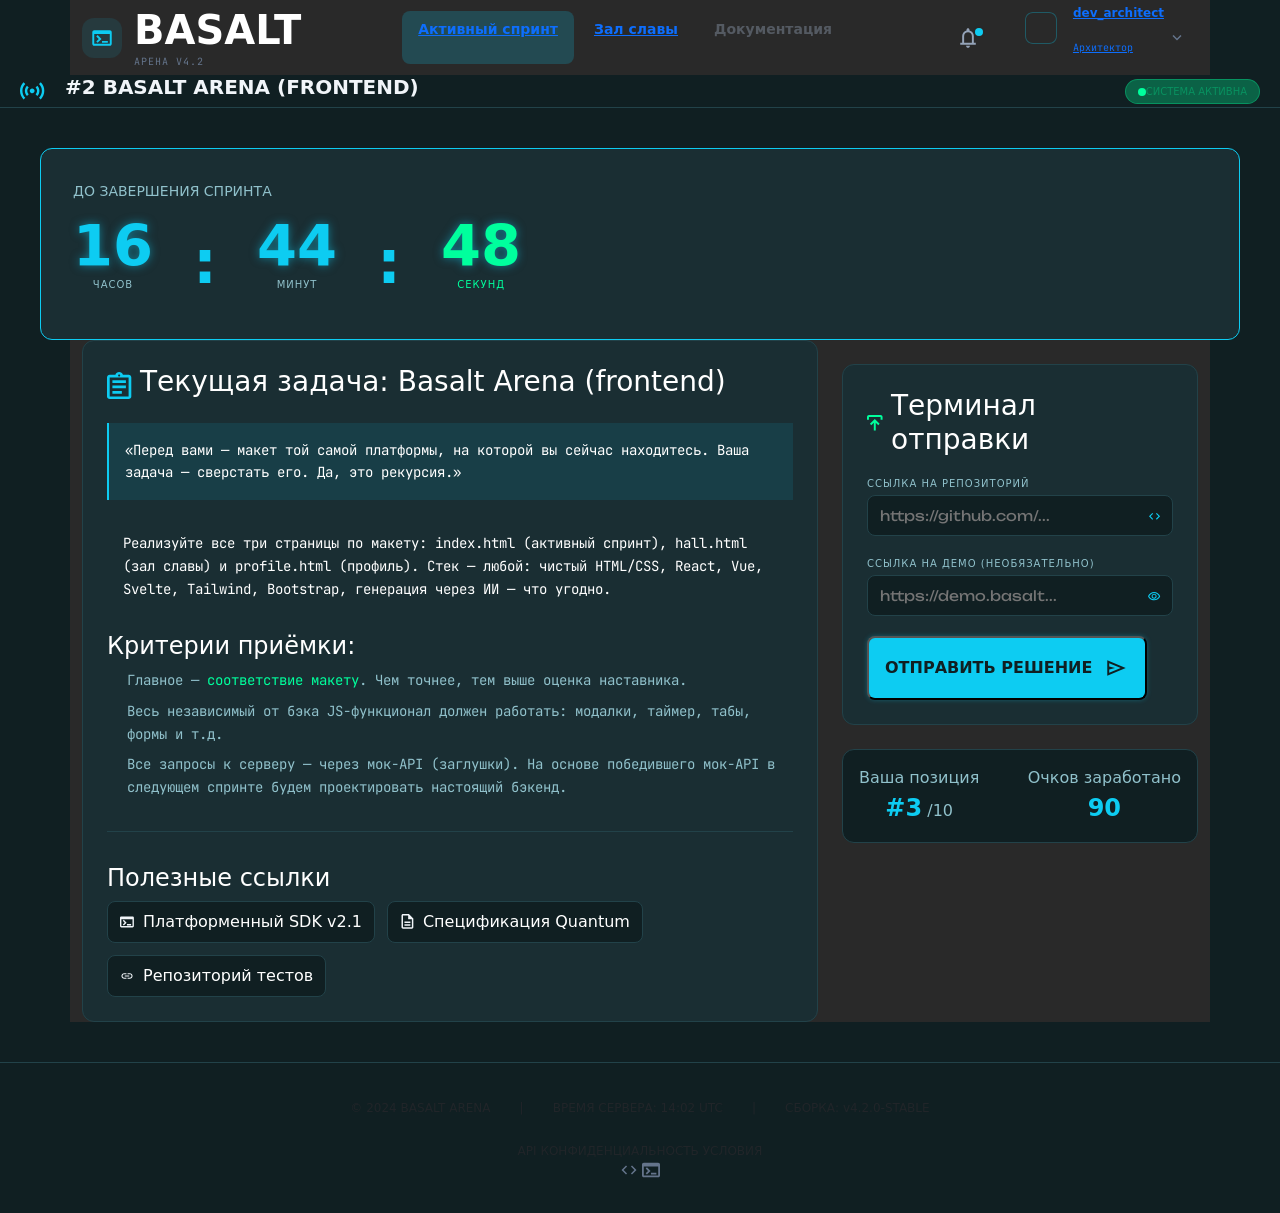
<file: index.html>
<!DOCTYPE html>
<html lang="ru">

<head>
  <meta charset="UTF-8">
  <meta name="viewport" content="width=device-width, initial-scale=1.0">
  <link href="https://fonts.googleapis.com/css2?family=Space+Grotesk:wght@400;500;700&amp;display=swap"
    rel="stylesheet" />
  <link href="https://fonts.googleapis.com/css2?family=JetBrains+Mono:wght@400;700&amp;display=swap" rel="stylesheet" />
  <link rel="preconnect" href="https://fonts.googleapis.com">
  <link rel="preconnect" href="https://fonts.gstatic.com" crossorigin>
  <link href="https://fonts.googleapis.com/css2?family=Unbounded:wght@200..900&display=swap" rel="stylesheet">
  <title>Активный спринт</title>
  <link rel="stylesheet" href="./styles.css" />
  <link href="https://cdn.jsdelivr.net/npm/bootstrap@5.3.8/dist/css/bootstrap.min.css" rel="stylesheet"
    integrity="sha384-sRIl4kxILFvY47J16cr9ZwB07vP4J8+LH7qKQnuqkuIAvNWLzeN8tE5YBujZqJLB" crossorigin="anonymous">
</head>

<body>
  <!-- header -->
  <div class="container">
    <div class="branding">
      <div class="icon-wrapper">
        <img src="./img/svg-09341de1-80c2-4177-94df-70228614d6c0.svg" alt="Brand Icon" width="25" height="28" />
      </div>
      <div class="brand-details">
        <h1 class="brand-name">Basalt</h1>
        <p class="version">Арена v4.2</p>
      </div>
    </div>
    <nav class="navigation">
      <div class="nav-item active">
        <p class="nav-text"><a href="./index.html">Активный спринт</a></p>
      </div>
      <div class="nav-item">
        <p class="nav-text"><a href="./hall.html">Зал славы</a></p>
      </div>
      <div class="nav-item disabled">
        <p class="nav-text">Документация</p>
      </div>
    </nav>
    <div class="profile">
      <div class="notification-icon">
        <img src="./img/svg-4564b526-7ba7-451a-90e8-8640dab18f21.svg" alt="Notification Icon" width="25" height="28" />
        <img src="./img/svg-2b69e2f5-2ad8-48fc-afba-3feb8ea6c33b.svg" alt="Notification Badge" width="12" height="12"
          class="notification-badge" />
      </div>
      <div class="user-details">
        <img src="./img/svg-72cdfcd8-0fa6-46d5-bda2-29606cb4b0ba.svg" alt="User Avatar" width="56" height="56" />
        <div class="user-info">
          <p class="username"><a href="./profile.html">dev_architect</a></p>
          <p class="role"><a href="./profile.html">Архитектор</a></p>
        </div>
        <div class="user-action-icon">
          <img src="./img/svg-7615d3db-48c6-4a1d-9e80-f2c956b7babb.svg" alt="User Action" width="18" height="22" />
        </div>
      </div>
    </div>
  </div>
  <!-- //header -->


  <!-- 1  -->

  <header class="header">
    <div class="header-content">
      <div class="branding">
        <div class="logo">
          <img src="./img/baf.svg" alt="Logo" />
        </div>
        <div class="branding-text">
          <h2 class="title">#2 BASALT ARENA (FRONTEND)</h2>
        </div>
      </div>
      <div class="status">
        <div class="status-icon">
          <img src="./img/green-dot.svg" alt="Status Icon" />
        </div>
        <span class="status-text">Система активна</span>
      </div>
    </div>
  </header>

  <main class="main-content">
    <section class="sprint-timer">
      <div class="sprint-timer-overlay"></div>
      <div class="timer-details">
        <p class="timer-label">До завершения спринта</p>
        <div class="timer">
          <div class="hours">
            <span class="timer-value timer-h">02</span>
            <span class="timer-unit">Часов</span>
          </div>
          <div class="separator">:</div>
          <div class="minutes">
            <span class="timer-value timer-m">45</span>
            <span class="timer-unit">Минут</span>
          </div>
          <div class="separator">:</div>
          <div class="seconds">
            <span class="timer-value timer-end-unit timer-s">12</span>
            <span class="timer-unit timer-end-unit">Секунд</span>
          </div>
        </div>
      </div>
    </section>


    <div class="container">
      <div class="row">
        <div class="col-sm-12 col-md-12 col-lg-8">

          <section class="current-task">
            <div class="task-header">
              <div class="task-icon">
                <img src="./img/task-icon.svg" alt="Task Icon" />
              </div>
              <h3>Текущая задача: Basalt Arena (frontend)</h3>
            </div>
            <div class="task-details">
              <p class="task-description">
                «Перед вами — макет той самой платформы, на которой вы сейчас
                находитесь. Ваша задача — сверстать его. Да, это рекурсия.»
              </p>
              <p class="task-instruction">
                Реализуйте все три страницы по макету: index.html (активный спринт),
                hall.html (зал славы) и profile.html (профиль). Стек — любой: чистый
                HTML/CSS, React, Vue, Svelte, Tailwind, Bootstrap, генерация через
                ИИ — что угодно.
              </p>
              <h4 class="acceptance-criteria-title">Критерии приёмки:</h4>
              <ul class="acceptance-criteria">
                <li>
                  Главное — <span class="color-span"> соответствие макету</span>. Чем точнее, тем выше оценка
                  наставника.
                </li>
                <li>
                  Весь независимый от бэка JS-функционал должен работать: модалки,
                  таймер, табы, формы и т.д.
                </li>
                <li>
                  Все запросы к серверу — через мок-API (заглушки). На основе
                  победившего мок-API в следующем спринте будем проектировать
                  настоящий бэкенд.
                </li>
              </ul>
              <section class="useful-links">
                <h4>Полезные ссылки</h4>
                <div class="links">
                  <div class="link-item">
                    <div class="link-icon">
                      <img src="./img/sdk-icon.svg" alt="SDK Icon" />
                    </div>
                    <span>Платформенный SDK v2.1</span>
                  </div>
                  <div class="link-item">
                    <div class="link-icon">
                      <img src="./img/Quantum-Icon.svg" alt="Quantum Icon" />
                    </div>
                    <span>Спецификация Quantum</span>
                  </div>
                  <div class="link-item">
                    <div class="link-icon">
                      <img src="./img/Tests-Icon.svg" alt="Tests Icon" />
                    </div>
                    <span>Репозиторий тестов</span>
                  </div>
                </div>
              </section>
            </div>
          </section>

        </div>

        <div class="col-sm-12 col-md-12 col-lg-4">

          <section class="submission-terminal">
            <div class="submission-header">
              <div class="submission-icon">
                <img src="./img/Terminal-Icon.svg" alt="Terminal Icon" />
              </div>
              <h3>Терминал отправки</h3>
            </div>
            <form class="submission-form">
              <div class="field-group">
                <label>Ссылка на репозиторий</label>
                <div class="input-container">
                  <input type="url" placeholder="https://github.com/..." />
                  <span class="input-icon">
                    <img src="./img/Repo-Icon.svg" alt="Repo Icon" />
                  </span>
                </div>
              </div>
              <div class="field-group">
                <label>Ссылка на демо (необязательно)</label>
                <div class="input-container">
                  <input type="url" placeholder="https://demo.basalt..." />
                  <span class="input-icon">
                    <img src="./img/Demo-Icon.svg" alt="Demo Icon" />
                  </span>
                </div>
              </div>
              <button type="submit" class="submit-button">
                <span>Отправить решение</span>
                <span class="submit-icon"><img src="./img/Send-Icon.svg" alt="Send Icon" /></span>
              </button>
            </form>
          </section>

          <section class="player-rank">
            <div class="rank-entry">
              <div class="position-label">Ваша позиция</div>
              <div class="position-value">
                <span>#3</span>
                <span>/10</span>
              </div>
            </div>
            <div class="point-entry">
              <div class="points-label">Очков заработано</div>
              <div class="points-value">90</div>
            </div>
          </section>

        </div>
      </div>

  </main>

  <footer class="footer">
    <div class="footer-content">
      <div class="footer-info">
        <span>© 2024 BASALT ARENA</span>
        <span>|</span>
        <span>ВРЕМЯ СЕРВЕРА: 14:02 UTC</span>
        <span>|</span>
        <span>СБОРКА: v4.2.0-STABLE</span>
      </div>
      <div class="footer-links">
        <span>API</span>
        <span>КОНФИДЕНЦИАЛЬНОСТЬ</span>
        <span>УСЛОВИЯ</span>
        <div class="social-icons">
          <img src="./img/Social-Icon-1.svg" alt="Social Icon 1" />
          <img src="./img/Social-Icon-2.svg" alt="Social Icon 2" />
        </div>
      </div>
    </div>
  </footer>


  <!-- //1 -->


  <script src="https://cdn.jsdelivr.net/npm/bootstrap@5.3.8/dist/js/bootstrap.bundle.min.js"
    integrity="sha384-FKyoEForCGlyvwx9Hj09JcYn3nv7wiPVlz7YYwJrWVcXK/BmnVDxM+D2scQbITxI"
    crossorigin="anonymous"></script>

  <script
  src="https://code.jquery.com/jquery-3.7.1.js"
  integrity="sha256-eKhayi8LEQwp4NKxN+CfCh+3qOVUtJn3QNZ0TciWLP4="
  crossorigin="anonymous"></script>

<script type="text/javascript">
 $(document).ready(function() {
    function updateClock() {
        var currentTime = new Date();
        var hours = currentTime.getHours();
        var minutes = currentTime.getMinutes();
        var seconds = currentTime.getSeconds();

        
        minutes = (minutes < 10 ? "0" : "") + minutes;
        seconds = (seconds < 10 ? "0" : "") + seconds;

        var timeString = hours + ":" + minutes + ":" + seconds;
        $(".timer-h").text(hours);
        $(".timer-m").text(minutes);
        $(".timer-s").text(seconds);
    }

    
    setInterval(updateClock, 1000);
    updateClock();  
});
</script>

  
</body>



</html>
</file>
<file: styles.css>
:root {
  --color-cyan-10: #101f22;
  --color-cyan-15: #1a2e33;
  --color-cyan-21: #224249;
  --color-cyan-50: #0dccf2;
  --color-cyan-68: #90c1cb;
  --color-spring-green-50: rgba(0, 255, 157, 0.3);
  /* #00ff9d*/
  --color-white-solid: #ffffff;
  --color-grey-46: #6b7280;
  --color-grey-96: #f1f5f9;
}

/*  */

body {
  background-color: #f5f5f5;
  font-family: "Unbounded", sans-serif;
  color: #333;
  margin: 0;
  padding: 0;
  /*  */

  margin: 0;
  background: linear-gradient(0deg,
      var(--color-cyan-10) 0%,
      var(--color-cyan-10) 100%);
  font-family: "Unbounded", sans-serif;
  color: var(--color-grey-96);
}

.container {
  display: flex;
  justify-content: space-between;
  align-items: center;
  padding: 0 40px;
  height: 100%;
  width: 100%;
  background-color: #292929;
  color: white;
}

.branding {
  display: flex;
  align-items: center;
  gap: 12px;
}

.icon-wrapper {
  width: 40px;
  height: 40px;
  display: flex;
  justify-content: center;
  align-items: center;
  background-color: rgba(13, 204, 242, 0.1);
  border-radius: 12px;
}

.brand-details .brand-name {
  font-weight: 700;
  text-transform: uppercase;
  margin: 0;
}

.brand-details .version {
  font-size: 10px;
  color: #64748b;
  margin: 0;
  line-height: 15px;
  font-family: "JetBrains Mono", monospace;
  text-transform: uppercase;
  letter-spacing: 1px;
}

.navigation {
  display: flex;
  align-items: center;
  gap: 4px;
}

.nav-item {
  padding: 8px 16px;
  border-radius: 8px;
  /* background-color: rgba(13, 204, 242, 0.1); */
  font-size: 14px;
  font-weight: 700;
  color: #94A3B8;
}

.nav-item:first-child {

  background-color: rgba(13, 204, 242, 0.1);

}

.nav-item.active {
  color: #0dccf2;
  background-color: rgba(13, 204, 242, 0.2);
}

.nav-item.disabled {
  opacity: 0.4;
}

.profile {
  display: flex;
  gap: 12px;
  align-items: center;
}

.notification-icon {
  position: relative;
  width: 40px;
  height: 40px;
  display: flex;
  justify-content: center;
  align-items: center;
}

.notification-badge {
  position: absolute;
  top: 8px;
  left: 24px;
}

.user-details {
  display: flex;
  align-items: center;
  gap: 4px;
  padding: 4px 12px;
}

.user-info {
  display: flex;
  flex-direction: column;
  gap: 2px;
}

.username {
  font-size: 12px;
  font-weight: 700;
  color: #e2e8f0;
}

.role {
  font-size: 10px;
  color: #64748b;
  font-family: "JetBrains Mono", monospace;
  line-height: 15px;
}

.user-action-icon {
  padding-top: 3px;
  padding-bottom: 3px;
}

@media (max-width: 768px) {
  .container {
    flex-direction: column;
    align-items: flex-start;
  }

  .navigation {
    margin-top: 10px;
  }

  .profile {
    margin-top: 10px;
  }
}

/* 1 */


.header {
  background: var(--color-cyan-10);
  border-bottom: 1px solid var(--color-cyan-21);
  display: flex;
  justify-content: center;
  padding: 0 20px;
}

.header-content {
  max-width: 1400px;
  display: flex;
  justify-content: space-between;
  align-items: center;
  width: 100%;
}

.branding {
  display: flex;
  align-items: center;
}

.logo img {
  width: 25px;
  height: 28px;
}

.branding-text .title {
  font-size: 20px;
  font-weight: 700;
  margin-left: 8px;
  color: var(--color-grey-96);
}

.status {
  display: flex;
  align-items: center;
  background: var(--color-spring-green-50, rgba(0, 255, 157, 0.1));
  border-radius: 9999px;
  border: 1px solid var(--color-spring-green-50, rgba(0, 255, 157, 0.3));
  padding: 4px 12px;
  line-height: 15px;
  font-size: 10px;
  text-transform: uppercase;
  color: var(--color-spring-green-50);
}

.main-content {
  max-width: 1400px;
  margin: 0 auto;
  padding: 40px;
}

.sprint-timer {
  position: relative;
  background: var(--color-cyan-15, rgba(26, 46, 50, 0.3));
  border-radius: 12px;
  border: 1px solid var(--color-cyan-50, rgba(13, 204, 242, 0.2));
  padding: 32px;
  overflow: hidden;
}

.sprint-timer-overlay {
  position: absolute;
  left: 1px;
  top: 1px;
  width: calc(100% - 2px);
  height: 183px;
  /* background: linear-gradient(
    90deg,
    var(--color-cyan-50, rgba(13, 204, 242, 0.05)) 0%,
    var(--color-cyan-50, rgba(13, 204, 242, 0)) 50%,
    var(--color-cyan-50, rgba(13, 204, 242, 0.05)) 100%
  ); */
}

.timer-details {
  position: relative;
  z-index: 1;
}

.timer-label {
  font-size: 14px;
  line-height: 20px;
  text-transform: uppercase;
  color: var(--color-cyan-68);
}

.timer {
  display: flex;
  gap: 40px;
}

.timer .hours,
.timer .minutes,
.timer .seconds {
  display: flex;
  flex-direction: column;
  text-align: center;
}

.timer .separator {
  font-size: 60px;
  font-weight: 700;
  color: var(--color-cyan-50, rgba(13, 204, 242, 0.3));
}

.timer-value {
  font-size: 57.5px;
  font-weight: 700;
  line-height: 60px;
  text-shadow: 0px 0px 10px rgba(13, 204, 242, 0.5);
  color: var(--color-cyan-50);
}

.timer-unit {
  font-size: 10px;
  line-height: 15px;
  letter-spacing: 1px;
  text-transform: uppercase;
  color: var(--color-cyan-68);
}

.timer-end-unit {
  color: #00FF9D;
}

.current-task {
  background: var(--color-cyan-15);
  border-radius: 12px;
  border: 1px solid var(--color-cyan-21);
  padding: 24px;
}

.task-header {
  display: flex;
  align-items: center;
  gap: 8px;
}

.task-icon img {
  width: 25px;
  height: 28px;
}

.task-details {
  margin-top: 16px;
}


.task-description {
  border-left: 2px solid var(--color-cyan-50);
  background: #0DCCF21A;

}

.task-description,
.task-instruction {
  /* background: var(--color-cyan-50, rgba(13, 204, 242, 0.1)); */

  padding: 16px;
  font-family: "JetBrains Mono", monospace;
  font-size: 14px;
  line-height: 22.75px;
  color: var(--color-white-solid);
}

.acceptance-criteria {
  list-style: none;
  padding-left: 20px;
  margin: 0;
}

.acceptance-criteria li {
  margin-bottom: 8px;
  font-family: "JetBrains Mono", monospace;
  font-size: 14px;
  line-height: 22.75px;
  color: var(--color-cyan-68);
}

.useful-links {
  border-top: 1px solid var(--color-cyan-21);
  margin-top: 32px;
  padding-top: 32px;
}

.links {
  display: flex;
  flex-wrap: wrap;
  gap: 12px;
}

.link-item {
  display: flex;
  align-items: center;
  background: var(--color-cyan-10);
  border-radius: 8px;
  border: 1px solid var(--color-cyan-21);
  padding: 8px 12px;
}

.link-icon img {
  width: 15px;
  height: 16px;
  margin-right: 8px;
}

.submission-terminal {
  background: var(--color-cyan-15);
  border-radius: 12px;
  border: 1px solid var(--color-cyan-21);
  padding: 24px;
  margin-top: 24px;
}

.submission-header {
  display: flex;
  align-items: center;
  gap: 8px;
}

.submission-header h3 {
  margin: 0;
}

.submission-form {
  margin-top: 20px;
}

.field-group {
  margin-bottom: 20px;
}

.field-group label {
  font-size: 10px;
  line-height: 15px;
  letter-spacing: 1px;
  text-transform: uppercase;
  color: var(--color-cyan-68);
  margin-bottom: 4px;
  display: block;
}

.input-container {
  position: relative;
}

.input-container input {
  width: 100%;
  border-radius: 8px;
  border: 1px solid var(--color-cyan-21);
  padding: 9px 12px;
  background: var(--color-cyan-10);
  color: var(--color-grey-46);
  font-family: "Unbounded", sans-serif;
  font-size: 14px;
  font-weight: 400;
}

.input-icon {
  position: absolute;
  right: 12px;
  top: 50%;
  transform: translateY(-50%);
}

.submit-button {
  display: inline-flex;
  align-items: center;
  justify-content: center;
  gap: 12px;
  background: var(--color-cyan-50);
  padding: 16px;
  box-shadow: 0px 0px 5px rgba(13, 204, 242, 0.3);
  border-radius: 8px;
  color: var(--color-cyan-10);
  font-size: 16px;
  font-weight: 700;
  text-transform: uppercase;
  cursor: pointer;
}

.submit-icon img {
  width: 25px;
  height: 28px;
}

.player-rank {
  background: var(--color-cyan-10);
  border-radius: 12px;
  border: 1px solid var(--color-cyan-21);
  padding: 16px;
  margin-top: 24px;
  display: flex;
  justify-content: space-between;
  align-items: center;
}

.rank-entry,
.point-entry {
  text-align: center;
  color: var(--color-cyan-68);
}

.rank-entry span:first-of-type,
.point-entry .points-value {
  font-size: 24px;
  font-weight: 700;
  color: var(--color-cyan-50);
}

.footer {
  background: var(--color-cyan-10);
  border-top: 1px solid var(--color-cyan-21);
  padding: 32px 40px;
  text-align: center;
  color: var(--color-azure-47);
}

.footer-info span {
  margin: 0 12px;
  font-size: 12px;
  line-height: 16px;
}

.footer-links {
  margin-top: 24px;
  font-size: 12px;
  line-height: 16px;
}

.footer-links .social-icons img {
  width: 18px;
  height: 22px;
}

.color-span{
  color: #00FF9D;
}


/*  */
/*  */
</file>
